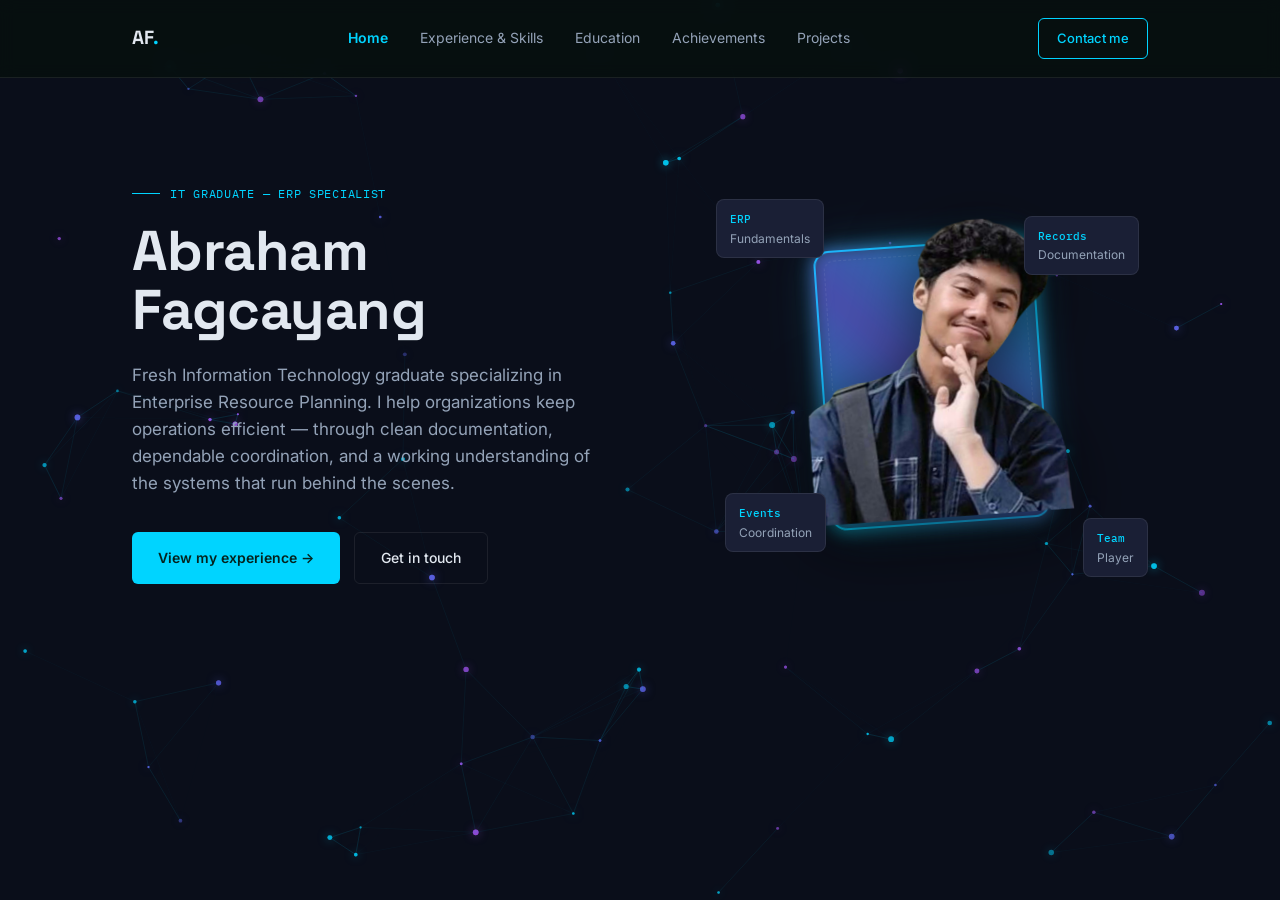
<file: index.html>
<!DOCTYPE html>
<html lang="en">
<head>
<meta charset="UTF-8">
<meta name="viewport" content="width=device-width, initial-scale=1.0">
<title>Portfolio — IT Graduate | ERP Specialist</title>
<link rel="preconnect" href="https://fonts.googleapis.com">
<link rel="preconnect" href="https://fonts.gstatic.com" crossorigin>
<link href="https://fonts.googleapis.com/css2?family=Space+Grotesk:wght@500;700&family=Inter:wght@400;500;600&family=IBM+Plex+Mono:wght@500&display=swap" rel="stylesheet">
<link rel="stylesheet" href="styles.css">
</head>
<body>

<canvas id="particle-canvas"></canvas>

<nav>
  <div class="wrap">
    <div class="logo">AF<span>.</span></div>
    <div class="navlinks">
      <a href="index.html" class="active">Home</a>
      <a href="experience-skills.html">Experience & Skills</a>
      <a href="education.html">Education</a>
      <a href="achievements.html">Achievements</a>
      <a href="projects.html">Projects</a>
    </div>
    <a href="contact.html" class="navcta">Contact me</a>
    <button class="hamburger" id="hamburgerBtn" aria-label="Open menu">
      <span></span><span></span><span></span>
    </button>
  </div>
  <div class="mobile-menu" id="mobileMenu">
    <a href="index.html" class="active">Home</a>
    <a href="experience-skills.html">Experience & Skills</a>
    <a href="education.html">Education</a>
    <a href="achievements.html">Achievements</a>
    <a href="projects.html">Projects</a>
  </div>
</nav>

<div class="main-content page-transition">
<section class="hero">
  <div class="wrap hero-grid">
    <div>
      <span class="mono eyebrow">IT Graduate — ERP Specialist</span>
      <h1>Abraham<br>Fagcayang</h1>
      <p class="lead">Fresh Information Technology graduate specializing in Enterprise Resource Planning. I help organizations keep operations efficient — through clean documentation, dependable coordination, and a working understanding of the systems that run behind the scenes.</p>
      <div class="hero-ctas">
        <a href="experience-skills.html" class="btn-primary">View my experience →</a>
        <a href="contact.html" class="btn-outline">Get in touch</a>
      </div>
    </div>
    <div class="photo-wrap">
      <div class="float-chip fc1"><b>ERP</b><br>Fundamentals</div>
      <div class="float-chip fc2"><b>Records</b><br>Documentation</div>
      <div class="float-chip fc3"><b>Events</b><br>Coordination</div>
      <div class="float-chip fc4"><b>Team</b><br>Player</div>
      <div class="photo-frame" id="photoFrame">
        <img src="assets/profile-picture.png" alt="Abraham Fagcayang" class="hero-photo">
      </div>
    </div>
  </div>
</section>
</div>

<script>
// Mobile menu toggle
document.getElementById('hamburgerBtn').addEventListener('click', function() {
  document.getElementById('mobileMenu').classList.toggle('open');
});

// Photo tilt effect
const photoFrame = document.getElementById('photoFrame');
if (photoFrame) {
  photoFrame.addEventListener('mousemove', function(e) {
    const rect = photoFrame.getBoundingClientRect();
    const x = e.clientX - rect.left;
    const y = e.clientY - rect.top;
    const centerX = rect.width / 2;
    const centerY = rect.height / 2;
    const rotateX = (y - centerY) / 20;
    const rotateY = (centerX - x) / 20;
    photoFrame.style.transform = `rotate(-4deg) rotateX(${rotateX}deg) rotateY(${rotateY}deg)`;
  });
  
  photoFrame.addEventListener('mouseleave', function() {
    photoFrame.style.transform = 'rotate(-4deg)';
  });
}
</script>
<script src="particles.js"></script>


</body>
</html>
</file>
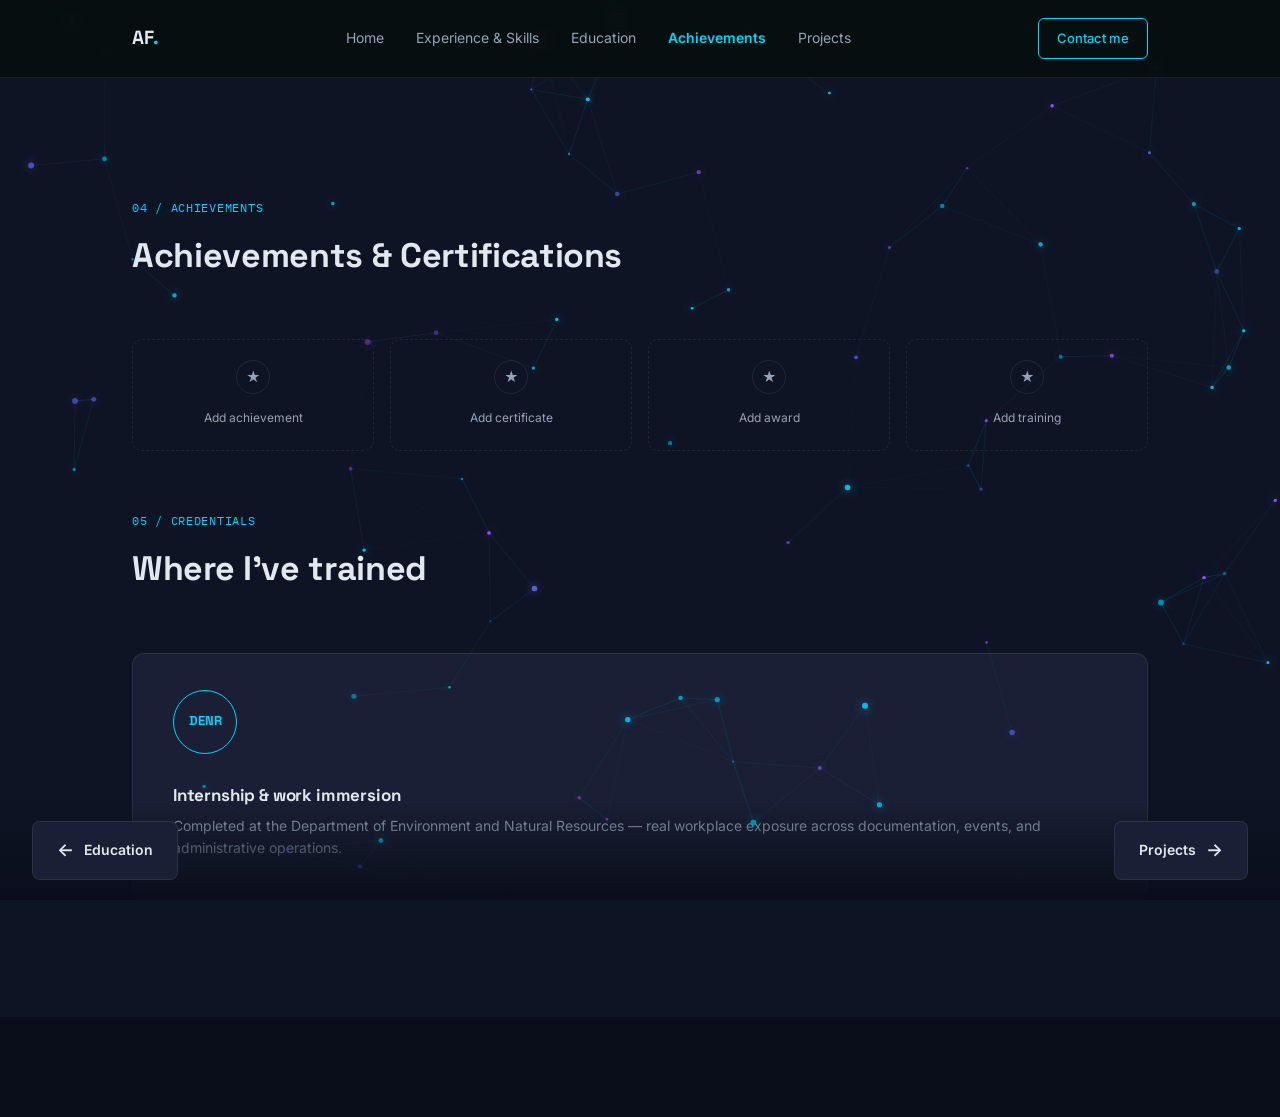
<file: achievements.html>
<!DOCTYPE html>
<html lang="en">
<head>
<meta charset="UTF-8">
<meta name="viewport" content="width=device-width, initial-scale=1.0">
<title>Achievements — Portfolio | IT Graduate | ERP Specialist</title>
<link rel="preconnect" href="https://fonts.googleapis.com">
<link rel="preconnect" href="https://fonts.gstatic.com" crossorigin>
<link href="https://fonts.googleapis.com/css2?family=Space+Grotesk:wght@500;700&family=Inter:wght@400;500;600&family=IBM+Plex+Mono:wght@500&display=swap" rel="stylesheet">
<link rel="stylesheet" href="styles.css">
</head>
<body>

<canvas id="particle-canvas"></canvas>

<nav>
  <div class="wrap">
    <div class="logo">AF<span>.</span></div>
    <div class="navlinks">
      <a href="index.html">Home</a>
      <a href="experience-skills.html">Experience & Skills</a>
      <a href="education.html">Education</a>
      <a href="achievements.html" class="active">Achievements</a>
      <a href="projects.html">Projects</a>
    </div>
    <a href="contact.html" class="navcta">Contact me</a>
    <button class="hamburger" id="hamburgerBtn" aria-label="Open menu">
      <span></span><span></span><span></span>
    </button>
  </div>
  <div class="mobile-menu" id="mobileMenu">
    <a href="index.html">Home</a>
    <a href="experience-skills.html">Experience & Skills</a>
    <a href="education.html">Education</a>
    <a href="achievements.html" class="active">Achievements</a>
    <a href="projects.html">Projects</a>
  </div>
</nav>

<div class="main-content page-transition">
<section style="background:var(--bg-alt);">
  <div class="wrap">
    <div class="section-head">
      <span class="mono section-tag">04 / Achievements</span>
      <h2>Achievements &amp; Certifications</h2>
    </div>

    <div class="ach-row">
      <div class="ach-card" onclick="alert('Add an achievement, certificate, or award.')">
        <div class="ach-badge">★</div>
        <span>Add achievement</span>
      </div>
      <div class="ach-card" onclick="alert('Add an achievement, certificate, or award.')">
        <div class="ach-badge">★</div>
        <span>Add certificate</span>
      </div>
      <div class="ach-card" onclick="alert('Add an achievement, certificate, or award.')">
        <div class="ach-badge">★</div>
        <span>Add award</span>
      </div>
      <div class="ach-card" onclick="alert('Add an achievement, certificate, or award.')">
        <div class="ach-badge">★</div>
        <span>Add training</span>
      </div>
    </div>

    <div class="section-head" style="margin-top: 60px;">
      <span class="mono section-tag">05 / Credentials</span>
      <h2>Where I've trained</h2>
    </div>
    <div class="proof-strip">
      <div class="proof-badge">DENR</div>
      <div>
        <h3>Internship &amp; work immersion</h3>
        <p>Completed at the Department of Environment and Natural Resources — real workplace exposure across documentation, events, and administrative operations.</p>
      </div>
    </div>
  </div>
</section>
</div>

<!-- Navigation Buttons - Previous and Next for Middle Pages -->
<div class="nav-buttons-container">
  <a href="education.html" class="nav-btn prev-btn">
    <span class="arrow">←</span>
    Education
  </a>
  <a href="projects.html" class="nav-btn">
    Projects
    <span class="arrow">→</span>
  </a>
</div>

<script>
// Mobile menu toggle
document.getElementById('hamburgerBtn').addEventListener('click', function() {
  document.getElementById('mobileMenu').classList.toggle('open');
});
</script>
<script src="particles.js"></script>

</body>
</html>
</file>
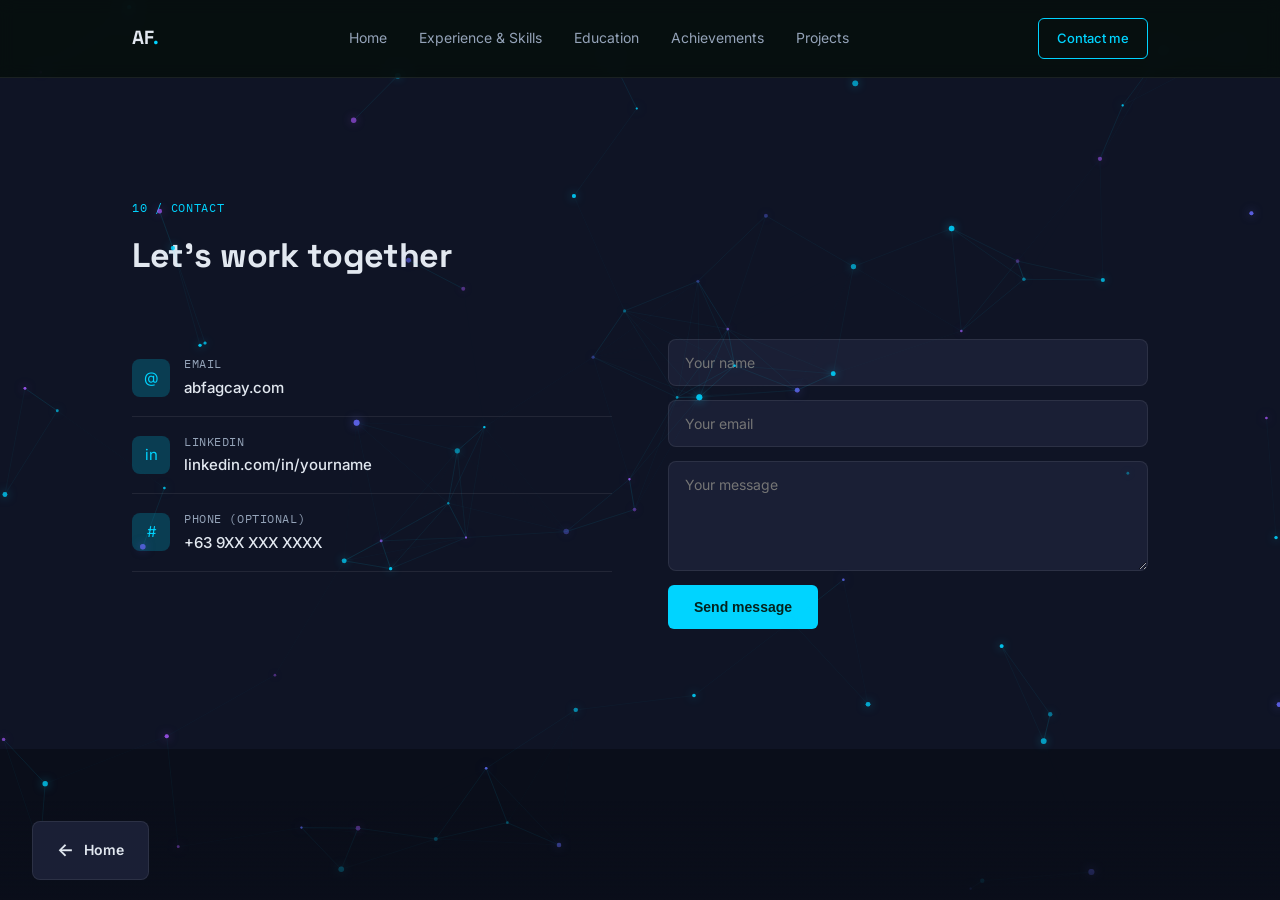
<file: contact.html>
<!DOCTYPE html>
<html lang="en">
<head>
<meta charset="UTF-8">
<meta name="viewport" content="width=device-width, initial-scale=1.0">
<title>Contact — Portfolio | IT Graduate | ERP Specialist</title>
<link rel="preconnect" href="https://fonts.googleapis.com">
<link rel="preconnect" href="https://fonts.gstatic.com" crossorigin>
<link href="https://fonts.googleapis.com/css2?family=Space+Grotesk:wght@500;700&family=Inter:wght@400;500;600&family=IBM+Plex+Mono:wght@500&display=swap" rel="stylesheet">
<link rel="stylesheet" href="styles.css">
</head>
<body>

<canvas id="particle-canvas"></canvas>

<nav>
  <div class="wrap">
    <div class="logo">AF<span>.</span></div>
    <div class="navlinks">
      <a href="index.html">Home</a>
      <a href="experience-skills.html">Experience & Skills</a>
      <a href="education.html">Education</a>
      <a href="achievements.html">Achievements</a>
      <a href="projects.html">Projects</a>
    </div>
    <a href="contact.html" class="navcta">Contact me</a>
    <button class="hamburger" id="hamburgerBtn" aria-label="Open menu">
      <span></span><span></span><span></span>
    </button>
  </div>
  <div class="mobile-menu" id="mobileMenu">
    <a href="index.html">Home</a>
    <a href="experience-skills.html">Experience & Skills</a>
    <a href="education.html">Education</a>
    <a href="achievements.html">Achievements</a>
    <a href="projects.html">Projects</a>
  </div>
</nav>

<div class="main-content page-transition">
<section id="contact" style="background:var(--bg-alt);">
  <div class="wrap">
    <div class="section-head">
      <span class="mono section-tag">10 / Contact</span>
      <h2>Let's work together</h2>
    </div>
    <div class="contact-grid">
      <ul class="contact-list">
        <li>
          <div class="ico">@</div>
          <div><div class="lbl">Email</div><div class="val">abfagcay.com</div></div>
        </li>
        <li>
          <div class="ico">in</div>
          <div><div class="lbl">LinkedIn</div><div class="val">linkedin.com/in/yourname</div></div>
        </li>
        <li>
          <div class="ico">#</div>
          <div><div class="lbl">Phone (optional)</div><div class="val">+63 9XX XXX XXXX</div></div>
        </li>
      </ul>
      <form onsubmit="event.preventDefault(); alert('Message ready — connect this form to your email service to receive it.');">
        <input type="text" placeholder="Your name" required>
        <input type="email" placeholder="Your email" required>
        <textarea placeholder="Your message" required></textarea>
        <button type="submit" class="send-btn">Send message</button>
      </form>
    </div>
  </div>
</section>
</div>

<!-- Navigation Buttons - Previous Only for Contact Page -->
<div class="nav-buttons-container">
  <a href="index.html" class="nav-btn prev-btn">
    <span class="arrow">←</span>
    Home
  </a>
  <div></div>
</div>

<script>
// Mobile menu toggle
document.getElementById('hamburgerBtn').addEventListener('click', function() {
  document.getElementById('mobileMenu').classList.toggle('open');
});
</script>
<script src="particles.js"></script>

</body>
</html>
</file>
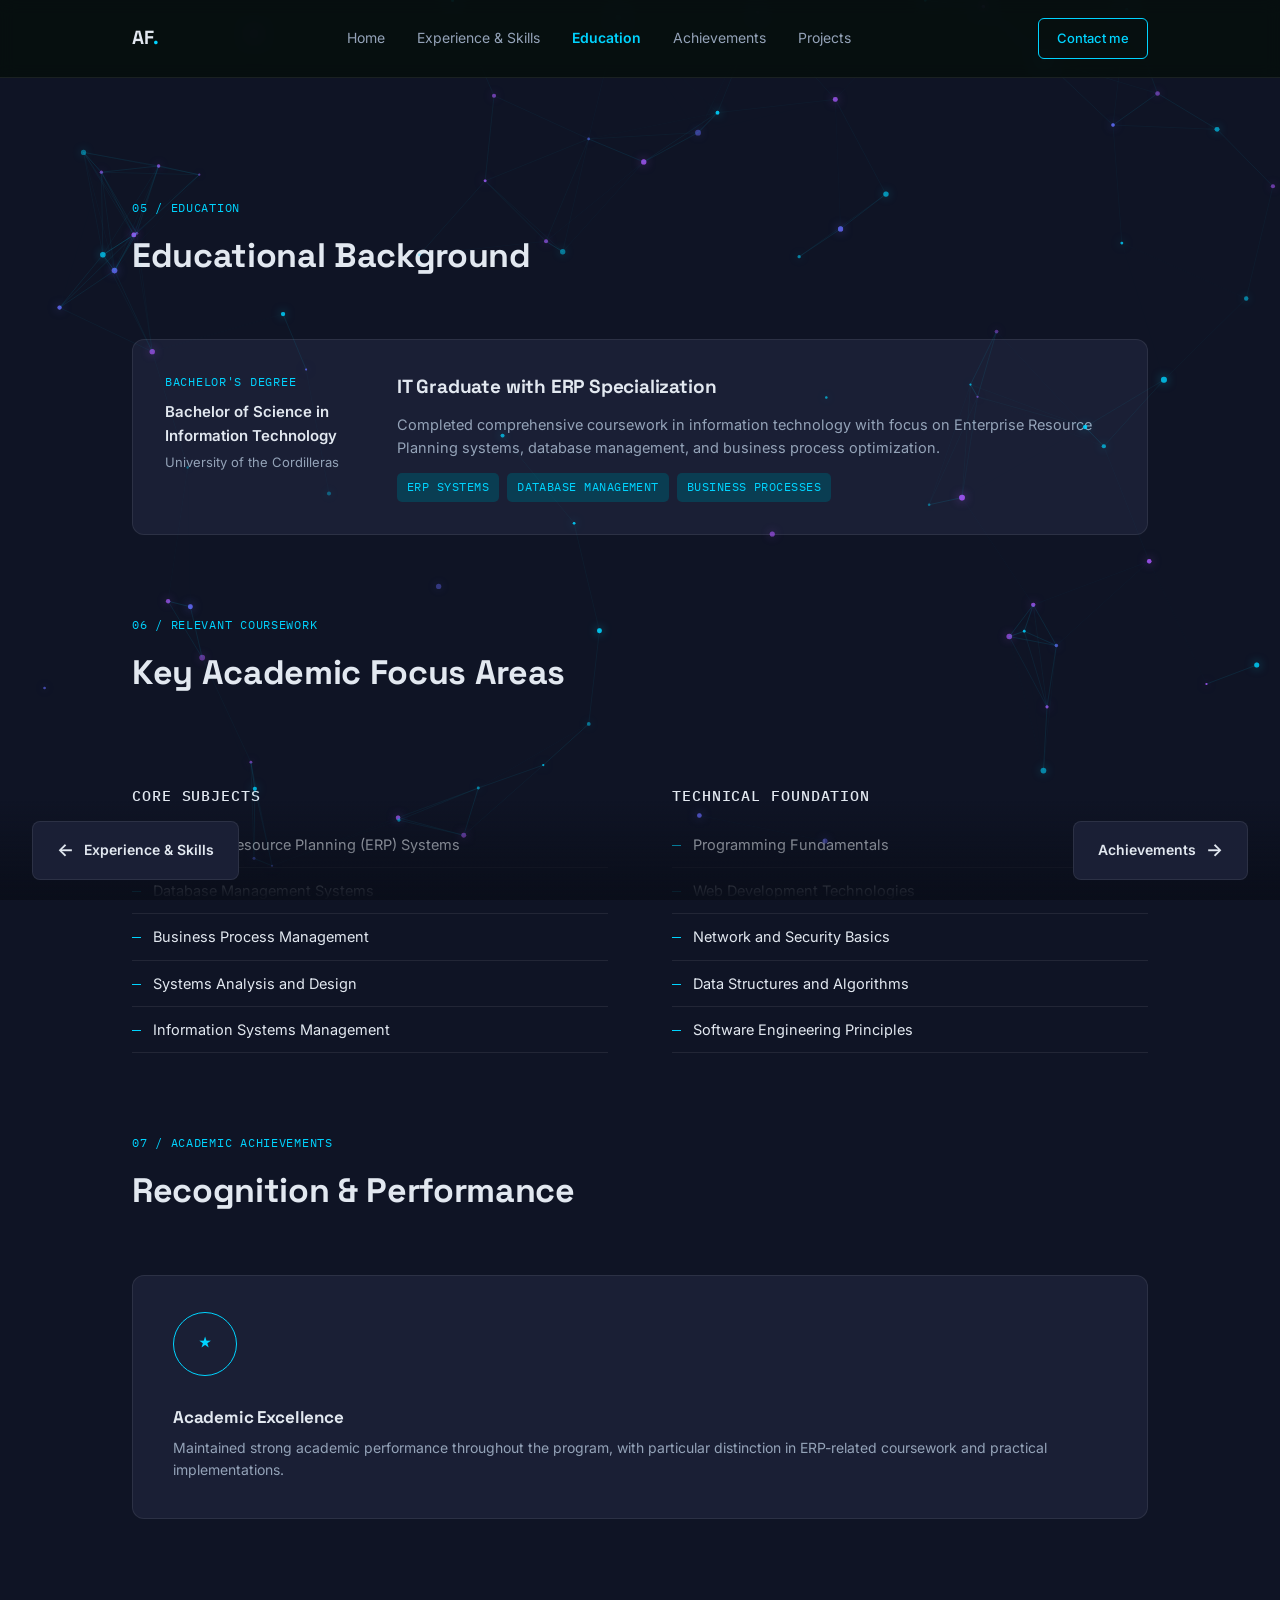
<file: education.html>
<!DOCTYPE html>
<html lang="en">
<head>
<meta charset="UTF-8">
<meta name="viewport" content="width=device-width, initial-scale=1.0">
<title>Education — Portfolio | IT Graduate | ERP Specialist</title>
<link rel="preconnect" href="https://fonts.googleapis.com">
<link rel="preconnect" href="https://fonts.gstatic.com" crossorigin>
<link href="https://fonts.googleapis.com/css2?family=Space+Grotesk:wght@500;700&family=Inter:wght@400;500;600&family=IBM+Plex+Mono:wght@500&display=swap" rel="stylesheet">
<link rel="stylesheet" href="styles.css">
</head>
<body>

<canvas id="particle-canvas"></canvas>

<nav>
  <div class="wrap">
    <div class="logo">AF<span>.</span></div>
    <div class="navlinks">
      <a href="index.html">Home</a>
      <a href="experience-skills.html">Experience & Skills</a>
      <a href="education.html" class="active">Education</a>
      <a href="achievements.html">Achievements</a>
      <a href="projects.html">Projects</a>
    </div>
    <a href="contact.html" class="navcta">Contact me</a>
    <button class="hamburger" id="hamburgerBtn" aria-label="Open menu">
      <span></span><span></span><span></span>
    </button>
  </div>
  <div class="mobile-menu" id="mobileMenu">
    <a href="index.html">Home</a>
    <a href="experience-skills.html">Experience & Skills</a>
    <a href="education.html" class="active">Education</a>
    <a href="achievements.html">Achievements</a>
    <a href="projects.html">Projects</a>
  </div>
</nav>

<div class="main-content page-transition">
<section style="background:var(--bg-alt);">
  <div class="wrap">
    <div class="section-head">
      <span class="mono section-tag">05 / Education</span>
      <h2>Educational Background</h2>
    </div>

    <div class="exp-card">
      <div class="exp-meta">
        <span class="mono">Bachelor's Degree</span>
        <div class="org">Bachelor of Science in Information Technology</div>
        <div class="place">University of the Cordilleras</div>
      </div>
      <div class="exp-body">
        <h3>IT Graduate with ERP Specialization</h3>
        <p>Completed comprehensive coursework in information technology with focus on Enterprise Resource Planning systems, database management, and business process optimization.</p>
        <div class="tag-row">
          <span class="tag">ERP Systems</span>
          <span class="tag">Database Management</span>
          <span class="tag">Business Processes</span>
        </div>
      </div>
    </div>

    <div class="section-head" style="margin-top: 80px;">
      <span class="mono section-tag">06 / Relevant Coursework</span>
      <h2>Key Academic Focus Areas</h2>
    </div>

    <div class="about-grid">
      <div>
        <h3>Core Subjects</h3>
        <ul class="skill-list">
          <li>Enterprise Resource Planning (ERP) Systems</li>
          <li>Database Management Systems</li>
          <li>Business Process Management</li>
          <li>Systems Analysis and Design</li>
          <li>Information Systems Management</li>
        </ul>
      </div>
      <div>
        <h3>Technical Foundation</h3>
        <ul class="skill-list">
          <li>Programming Fundamentals</li>
          <li>Web Development Technologies</li>
          <li>Network and Security Basics</li>
          <li>Data Structures and Algorithms</li>
          <li>Software Engineering Principles</li>
        </ul>
      </div>
    </div>

    <div class="section-head" style="margin-top: 80px;">
      <span class="mono section-tag">07 / Academic Achievements</span>
      <h2>Recognition & Performance</h2>
    </div>

    <div class="proof-strip">
      <div class="proof-badge">★</div>
      <div>
        <h3>Academic Excellence</h3>
        <p>Maintained strong academic performance throughout the program, with particular distinction in ERP-related coursework and practical implementations.</p>
      </div>
    </div>
  </div>
</section>
</div>

<!-- Navigation Buttons - Previous and Next for Middle Pages -->
<div class="nav-buttons-container">
  <a href="experience-skills.html" class="nav-btn prev-btn">
    <span class="arrow">←</span>
    Experience & Skills
  </a>
  <a href="achievements.html" class="nav-btn">
    Achievements
    <span class="arrow">→</span>
  </a>
</div>

<script>
// Mobile menu toggle
document.getElementById('hamburgerBtn').addEventListener('click', function() {
  document.getElementById('mobileMenu').classList.toggle('open');
});
</script>
<script src="particles.js"></script>

</body>
</html>
</file>
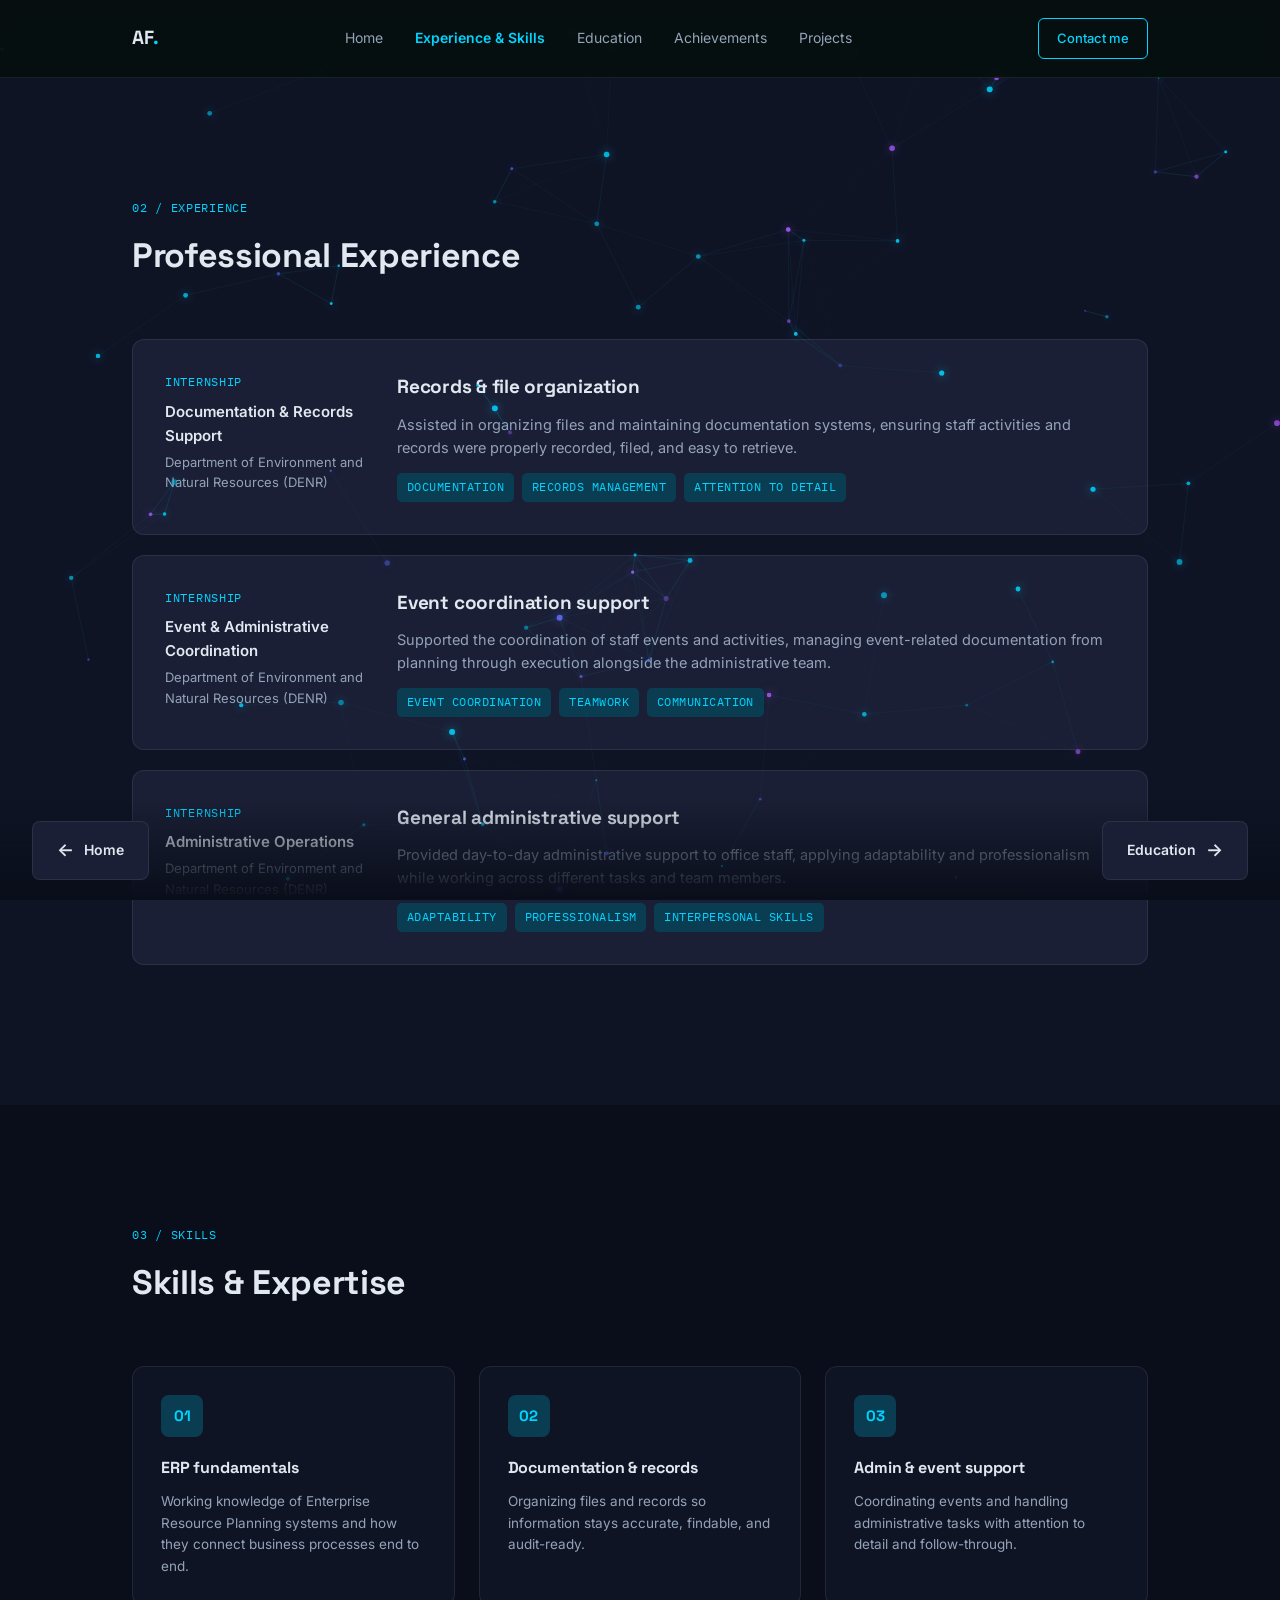
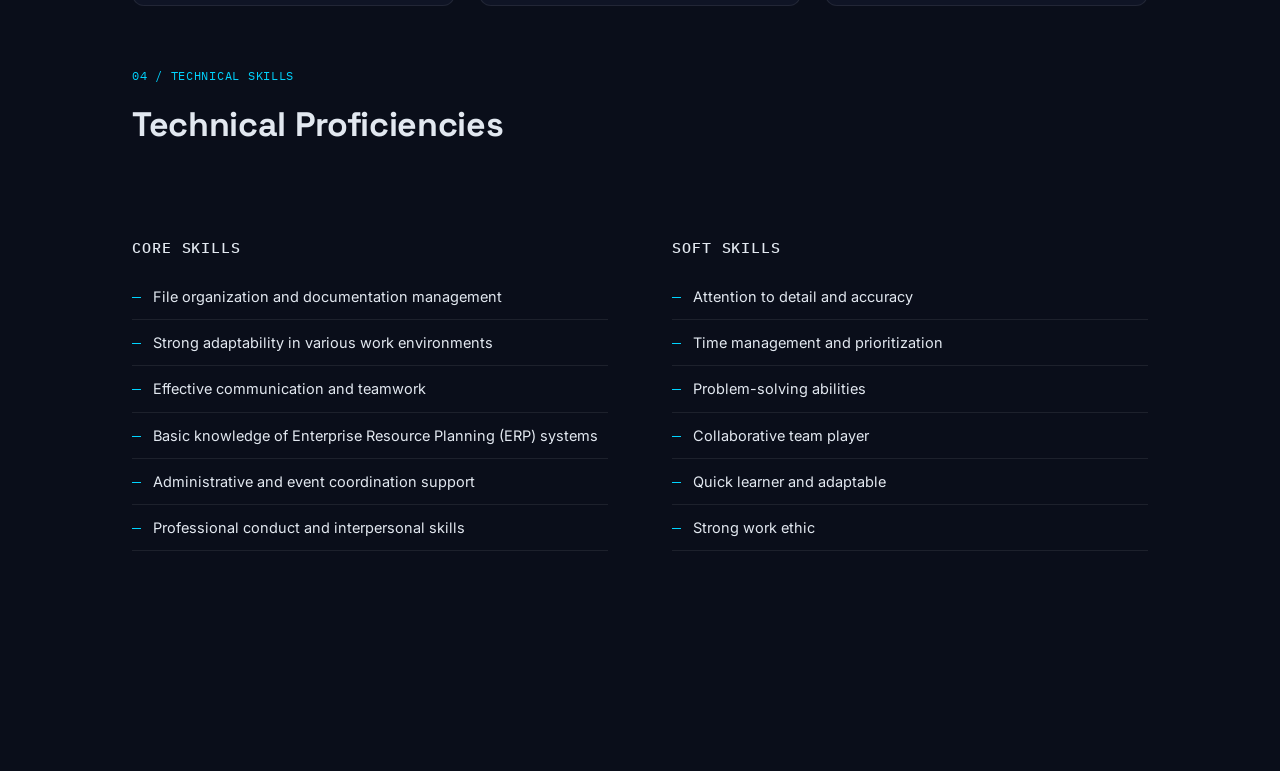
<file: experience-skills.html>
<!DOCTYPE html>
<html lang="en">
<head>
<meta charset="UTF-8">
<meta name="viewport" content="width=device-width, initial-scale=1.0">
<title>Experience & Skills — Portfolio | IT Graduate | ERP Specialist</title>
<link rel="preconnect" href="https://fonts.googleapis.com">
<link rel="preconnect" href="https://fonts.gstatic.com" crossorigin>
<link href="https://fonts.googleapis.com/css2?family=Space+Grotesk:wght@500;700&family=Inter:wght@400;500;600&family=IBM+Plex+Mono:wght@500&display=swap" rel="stylesheet">
<link rel="stylesheet" href="styles.css">
</head>
<body>

<canvas id="particle-canvas"></canvas>

<nav>
  <div class="wrap">
    <div class="logo">AF<span>.</span></div>
    <div class="navlinks">
      <a href="index.html">Home</a>
      <a href="experience-skills.html" class="active">Experience & Skills</a>
      <a href="education.html">Education</a>
      <a href="achievements.html">Achievements</a>
      <a href="projects.html">Projects</a>
    </div>
    <a href="contact.html" class="navcta">Contact me</a>
    <button class="hamburger" id="hamburgerBtn" aria-label="Open menu">
      <span></span><span></span><span></span>
    </button>
  </div>
  <div class="mobile-menu" id="mobileMenu">
    <a href="index.html">Home</a>
    <a href="experience-skills.html" class="active">Experience & Skills</a>
    <a href="education.html">Education</a>
    <a href="achievements.html">Achievements</a>
    <a href="projects.html">Projects</a>
  </div>
</nav>

<div class="main-content page-transition">
<section style="background:var(--bg-alt);">
  <div class="wrap">
    <div class="section-head">
      <span class="mono section-tag">02 / Experience</span>
      <h2>Professional Experience</h2>
    </div>

    <div class="exp-card">
      <div class="exp-meta">
        <span class="mono">Internship</span>
        <div class="org">Documentation &amp; Records Support</div>
        <div class="place">Department of Environment and Natural Resources (DENR)</div>
      </div>
      <div class="exp-body">
        <h3>Records &amp; file organization</h3>
        <p>Assisted in organizing files and maintaining documentation systems, ensuring staff activities and records were properly recorded, filed, and easy to retrieve.</p>
        <div class="tag-row">
          <span class="tag">Documentation</span>
          <span class="tag">Records management</span>
          <span class="tag">Attention to detail</span>
        </div>
      </div>
    </div>

    <div class="exp-card">
      <div class="exp-meta">
        <span class="mono">Internship</span>
        <div class="org">Event &amp; Administrative Coordination</div>
        <div class="place">Department of Environment and Natural Resources (DENR)</div>
      </div>
      <div class="exp-body">
        <h3>Event coordination support</h3>
        <p>Supported the coordination of staff events and activities, managing event-related documentation from planning through execution alongside the administrative team.</p>
        <div class="tag-row">
          <span class="tag">Event coordination</span>
          <span class="tag">Teamwork</span>
          <span class="tag">Communication</span>
        </div>
      </div>
    </div>

    <div class="exp-card">
      <div class="exp-meta">
        <span class="mono">Internship</span>
        <div class="org">Administrative Operations</div>
        <div class="place">Department of Environment and Natural Resources (DENR)</div>
      </div>
      <div class="exp-body">
        <h3>General administrative support</h3>
        <p>Provided day-to-day administrative support to office staff, applying adaptability and professionalism while working across different tasks and team members.</p>
        <div class="tag-row">
          <span class="tag">Adaptability</span>
          <span class="tag">Professionalism</span>
          <span class="tag">Interpersonal skills</span>
        </div>
      </div>
    </div>
  </div>
</section>

<section>
  <div class="wrap">
    <div class="section-head">
      <span class="mono section-tag">03 / Skills</span>
      <h2>Skills &amp; Expertise</h2>
    </div>

    <div class="services-grid">
      <div class="service-card">
        <div class="service-icon">01</div>
        <h3>ERP fundamentals</h3>
        <p>Working knowledge of Enterprise Resource Planning systems and how they connect business processes end to end.</p>
      </div>
      <div class="service-card">
        <div class="service-icon">02</div>
        <h3>Documentation &amp; records</h3>
        <p>Organizing files and records so information stays accurate, findable, and audit-ready.</p>
      </div>
      <div class="service-card">
        <div class="service-icon">03</div>
        <h3>Admin &amp; event support</h3>
        <p>Coordinating events and handling administrative tasks with attention to detail and follow-through.</p>
      </div>
    </div>

    <div class="section-head" style="margin-top: 60px;">
      <span class="mono section-tag">04 / Technical Skills</span>
      <h2>Technical Proficiencies</h2>
    </div>

    <div class="about-grid">
      <div>
        <h3>Core Skills</h3>
        <ul class="skill-list">
          <li>File organization and documentation management</li>
          <li>Strong adaptability in various work environments</li>
          <li>Effective communication and teamwork</li>
          <li>Basic knowledge of Enterprise Resource Planning (ERP) systems</li>
          <li>Administrative and event coordination support</li>
          <li>Professional conduct and interpersonal skills</li>
        </ul>
      </div>
      <div>
        <h3>Soft Skills</h3>
        <ul class="skill-list">
          <li>Attention to detail and accuracy</li>
          <li>Time management and prioritization</li>
          <li>Problem-solving abilities</li>
          <li>Collaborative team player</li>
          <li>Quick learner and adaptable</li>
          <li>Strong work ethic</li>
        </ul>
      </div>
    </div>
  </div>
</section>
</div>

<!-- Navigation Buttons - Previous and Next for Middle Pages -->
<div class="nav-buttons-container">
  <a href="index.html" class="nav-btn prev-btn">
    <span class="arrow">←</span>
    Home
  </a>
  <a href="education.html" class="nav-btn">
    Education
    <span class="arrow">→</span>
  </a>
</div>

<script>
// Mobile menu toggle
document.getElementById('hamburgerBtn').addEventListener('click', function() {
  document.getElementById('mobileMenu').classList.toggle('open');
});
</script>
<script src="particles.js"></script>

</body>
</html>
</file>
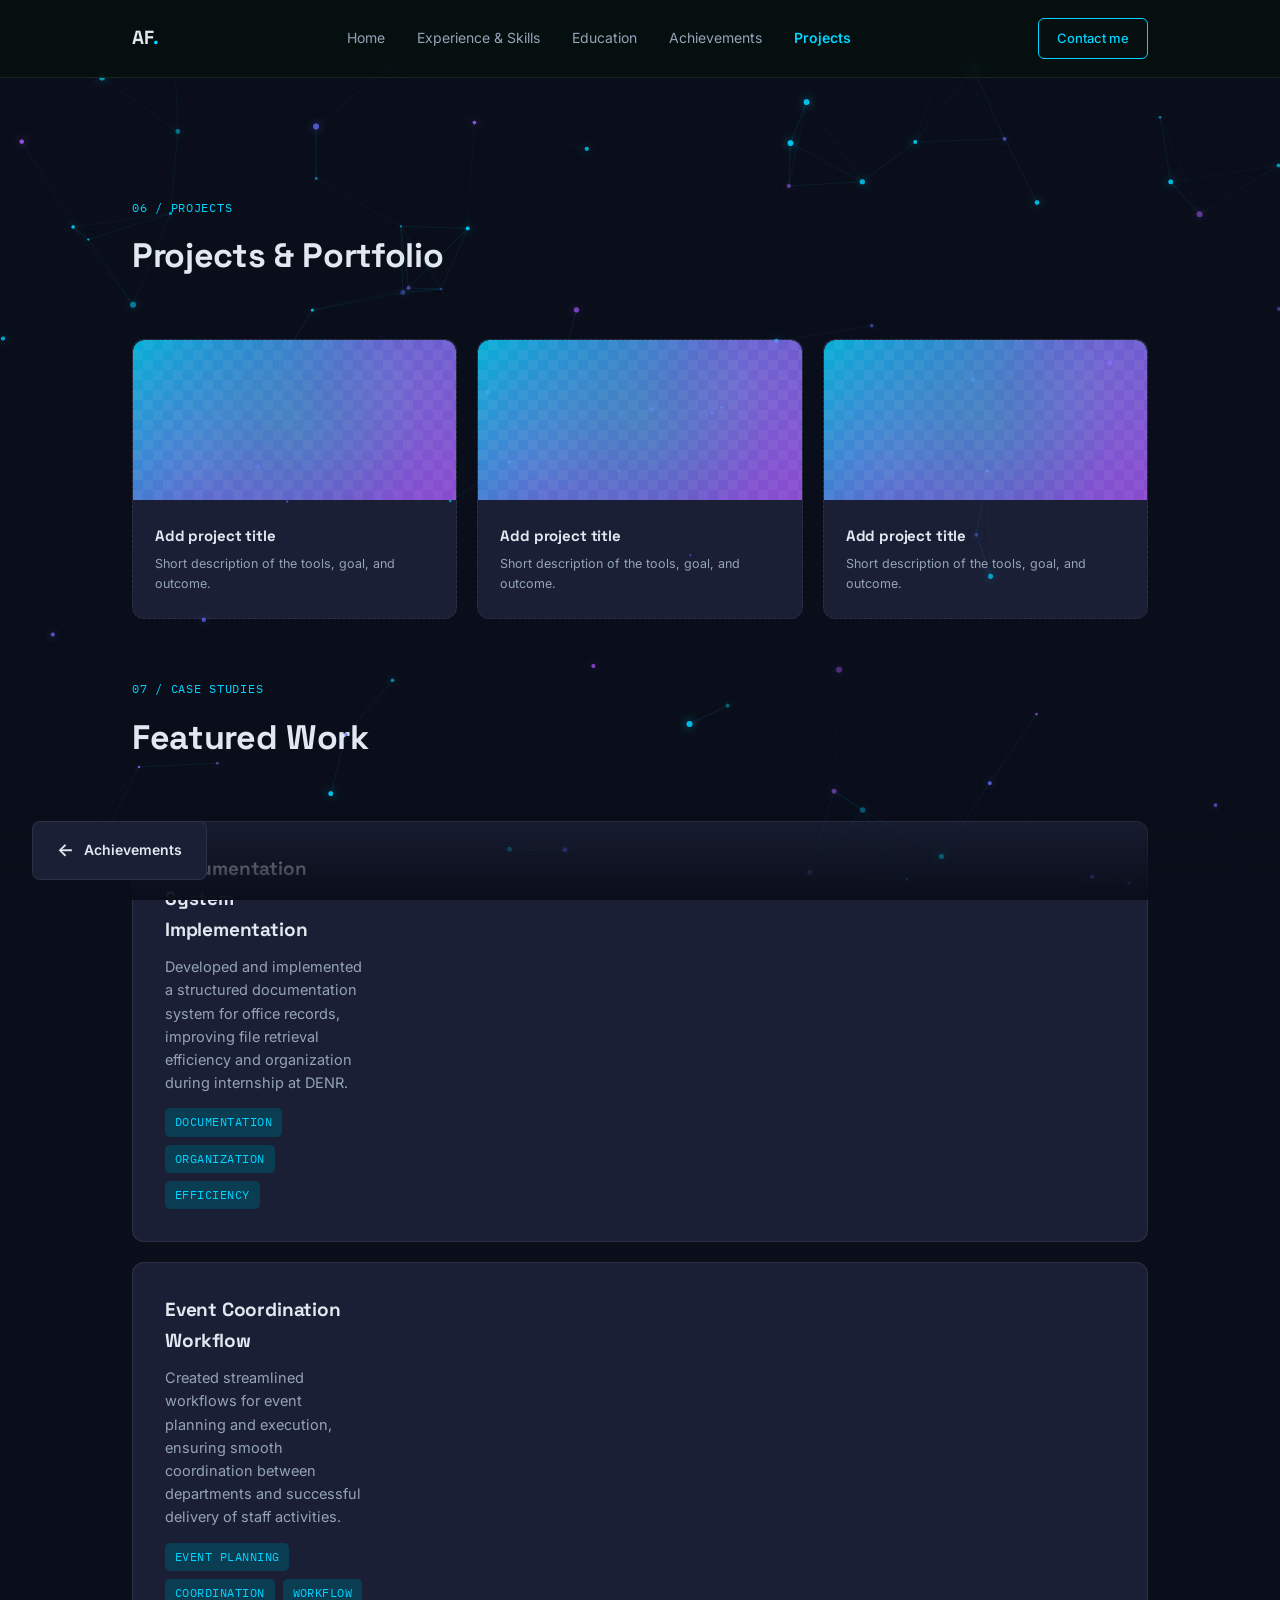
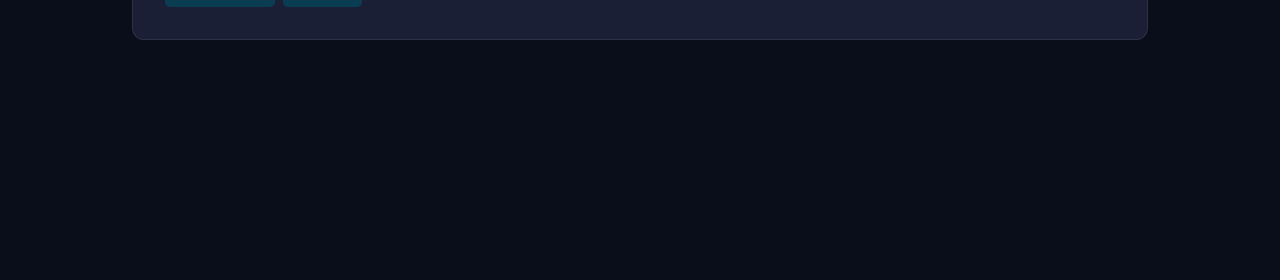
<file: projects.html>
<!DOCTYPE html>
<html lang="en">
<head>
<meta charset="UTF-8">
<meta name="viewport" content="width=device-width, initial-scale=1.0">
<title>Projects — Portfolio | IT Graduate | ERP Specialist</title>
<link rel="preconnect" href="https://fonts.googleapis.com">
<link rel="preconnect" href="https://fonts.gstatic.com" crossorigin>
<link href="https://fonts.googleapis.com/css2?family=Space+Grotesk:wght@500;700&family=Inter:wght@400;500;600&family=IBM+Plex+Mono:wght@500&display=swap" rel="stylesheet">
<link rel="stylesheet" href="styles.css">
</head>
<body>

<canvas id="particle-canvas"></canvas>

<nav>
  <div class="wrap">
    <div class="logo">AF<span>.</span></div>
    <div class="navlinks">
      <a href="index.html">Home</a>
      <a href="experience-skills.html">Experience & Skills</a>
      <a href="education.html">Education</a>
      <a href="achievements.html">Achievements</a>
      <a href="projects.html" class="active">Projects</a>
    </div>
    <a href="contact.html" class="navcta">Contact me</a>
    <button class="hamburger" id="hamburgerBtn" aria-label="Open menu">
      <span></span><span></span><span></span>
    </button>
  </div>
  <div class="mobile-menu" id="mobileMenu">
    <a href="index.html">Home</a>
    <a href="experience-skills.html">Experience & Skills</a>
    <a href="education.html">Education</a>
    <a href="achievements.html">Achievements</a>
    <a href="projects.html" class="active">Projects</a>
  </div>
</nav>

<div class="main-content page-transition">
<section id="projects">
  <div class="wrap">
    <div class="section-head">
      <span class="mono section-tag">06 / Projects</span>
      <h2>Projects &amp; Portfolio</h2>
    </div>

    <div class="proj-grid">
      <div class="proj-card" data-project="1">
        <div class="proj-image-placeholder">
          <div class="proj-gradient"></div>
          <div class="proj-pattern"></div>
          <div class="proj-glow"></div>
          <div class="proj-overlay">
            <span class="proj-label">Project Preview</span>
          </div>
        </div>
        <div class="proj-content">
          <h3>Add project title</h3>
          <p>Short description of the tools, goal, and outcome.</p>
        </div>
      </div>
      <div class="proj-card" data-project="2">
        <div class="proj-image-placeholder">
          <div class="proj-gradient"></div>
          <div class="proj-pattern"></div>
          <div class="proj-glow"></div>
          <div class="proj-overlay">
            <span class="proj-label">Project Preview</span>
          </div>
        </div>
        <div class="proj-content">
          <h3>Add project title</h3>
          <p>Short description of the tools, goal, and outcome.</p>
        </div>
      </div>
      <div class="proj-card" data-project="3">
        <div class="proj-image-placeholder">
          <div class="proj-gradient"></div>
          <div class="proj-pattern"></div>
          <div class="proj-glow"></div>
          <div class="proj-overlay">
            <span class="proj-label">Project Preview</span>
          </div>
        </div>
        <div class="proj-content">
          <h3>Add project title</h3>
          <p>Short description of the tools, goal, and outcome.</p>
        </div>
      </div>
    </div>

    <div class="section-head" style="margin-top: 60px;">
      <span class="mono section-tag">07 / Case Studies</span>
      <h2>Featured Work</h2>
    </div>

    <div class="exp-card">
      <div class="exp-body">
        <h3>Documentation System Implementation</h3>
        <p>Developed and implemented a structured documentation system for office records, improving file retrieval efficiency and organization during internship at DENR.</p>
        <div class="tag-row">
          <span class="tag">Documentation</span>
          <span class="tag">Organization</span>
          <span class="tag">Efficiency</span>
        </div>
      </div>
    </div>

    <div class="exp-card">
      <div class="exp-body">
        <h3>Event Coordination Workflow</h3>
        <p>Created streamlined workflows for event planning and execution, ensuring smooth coordination between departments and successful delivery of staff activities.</p>
        <div class="tag-row">
          <span class="tag">Event Planning</span>
          <span class="tag">Coordination</span>
          <span class="tag">Workflow</span>
        </div>
      </div>
    </div>
  </div>
</section>
</div>

<!-- Navigation Buttons - Previous Only for Projects Page (Last in flow) -->
<div class="nav-buttons-container">
  <a href="achievements.html" class="nav-btn prev-btn">
    <span class="arrow">←</span>
    Achievements
  </a>
  <div></div>
</div>

<script>
// Mobile menu toggle
document.getElementById('hamburgerBtn').addEventListener('click', function() {
  document.getElementById('mobileMenu').classList.toggle('open');
});

// Project card click interaction
document.querySelectorAll('.proj-card').forEach(card => {
  card.addEventListener('click', function() {
    // Remove active class from all cards
    document.querySelectorAll('.proj-card').forEach(c => c.classList.remove('active'));
    // Add active class to clicked card
    this.classList.add('active');
  });
});
</script>
<script src="particles.js"></script>

</body>
</html>
</file>
<file: styles.css>
:root{
  --bg: #0a0e1a;
  --bg-alt: #0f1425;
  --surface: #1a1f35;
  --surface-2: #232945;
  --teal: #00d4ff;
  --teal-dim: #0a3d52;
  --blue: #6366f1;
  --purple: #a855f7;
  --text: #e2e8f0;
  --text-muted: #94a3b8;
  --border: rgba(255,255,255,0.08);
  --radius: 10px;
}
*{box-sizing:border-box; margin:0; padding:0;}
html{scroll-behavior:smooth;}
body{
  background:var(--bg);
  color:var(--text);
  font-family:'Inter', sans-serif;
  line-height:1.6;
  overflow-x:hidden;
  min-height: 100vh;
  display: flex;
  flex-direction: column;
  position:relative;
}
#particle-canvas{
  position:fixed;
  top:0;
  left:0;
  width:100%;
  height:100%;
  pointer-events:none;
  z-index:0;
}

h1,h2,h3{font-family:'Space Grotesk', sans-serif; font-weight:700; letter-spacing:-0.01em;}
.mono{font-family:'IBM Plex Mono', monospace; letter-spacing:0.06em; text-transform:uppercase; font-size:12px;}
a{color:inherit; text-decoration:none;}
.wrap{max-width:1080px; margin:0 auto; padding:0 32px;}
section{padding:120px 0;}
@media (max-width:720px){ section{padding:72px 0;} .wrap{padding:0 20px;} }

/* NAV */
nav{
  position:sticky; top:0; z-index:50;
  background:rgba(7,16,15,0.85); backdrop-filter:blur(8px);
  border-bottom:1px solid var(--border);
}
nav .wrap{display:flex; align-items:center; justify-content:space-between; padding-top:18px; padding-bottom:18px;}
.logo{font-family:'Space Grotesk'; font-weight:700; font-size:19px;}
.logo span{color:var(--teal);}
.navlinks{display:flex; gap:32px; font-size:14px; color:var(--text-muted);}
.navlinks a:hover{color:var(--teal);}
.navlinks a.active{color:var(--teal); font-weight:600;}
.navcta{
  border:1px solid var(--teal); color:var(--teal); padding:9px 18px;
  border-radius:6px; font-size:13px; font-weight:500;
}
.navcta:hover{background:var(--teal); color:var(--bg);}
.hamburger{display:none; flex-direction:column; gap:5px; background:none; border:none; cursor:pointer; padding:6px;}
.hamburger span{width:22px; height:2px; background:var(--text);}
.mobile-menu{
  display:none; flex-direction:column; padding:8px 20px 20px; gap:4px;
  border-top:1px solid var(--border); background:var(--bg);
}
.mobile-menu.open{display:flex;}
.mobile-menu a{padding:12px 0; font-size:15px; color:var(--text-muted); border-bottom:1px solid var(--border);}
.mobile-menu a.active{color:var(--teal); font-weight:600;}
@media (max-width:720px){
  .navlinks{display:none;}
  .navcta{display:none;}
  .hamburger{display:flex;}
}

/* HERO */
.hero{padding-top:96px; padding-bottom:96px; position:relative;}
.hero-grid{display:grid; grid-template-columns:1.1fr 0.9fr; gap:56px; align-items:center;}
@media (max-width:860px){ .hero-grid{grid-template-columns:1fr;} }
.eyebrow{color:var(--teal); margin-bottom:18px; display:flex; align-items:center; gap:10px;}
.eyebrow::before{content:""; width:28px; height:1px; background:var(--teal); display:inline-block;}
.hero h1{font-size:56px; line-height:1.06; margin-bottom:22px;}
@media (max-width:720px){ .hero h1{font-size:36px;} }
.hero h1 .accent{color:var(--teal);}
.hero p.lead{color:var(--text-muted); font-size:17px; max-width:480px; margin-bottom:34px;}
.hero-ctas{display:flex; gap:14px; flex-wrap:wrap;}
.btn-primary{
  background:var(--teal); color:#04231E; padding:14px 26px; border-radius:6px;
  font-weight:600; font-size:14px; display:inline-flex; align-items:center; gap:8px;
}
.btn-primary:hover{background:#26e0ba;}
.btn-outline{
  border:1px solid var(--border); color:var(--text); padding:14px 26px; border-radius:6px;
  font-weight:500; font-size:14px;
}
.btn-outline:hover{border-color:var(--teal); color:var(--teal);}

/* HERO SYSTEM DIAGRAM (signature element) */
.erp-diagram{position:relative; height:400px;}
.erp-core{
  position:absolute; top:50%; left:50%; transform:translate(-50%,-50%);
  width:118px; height:118px; border-radius:50%;
  background:var(--surface-2); border:1px solid var(--teal);
  display:flex; align-items:center; justify-content:center; text-align:center;
  font-family:'Space Grotesk'; font-weight:700; font-size:14px; color:var(--teal);
  z-index:3;
}
.erp-node{
  position:absolute; width:118px; padding:12px 14px; border-radius:8px;
  background:var(--surface); border:1px solid var(--border);
  font-size:12.5px; color:var(--text-muted); z-index:2;
}
.erp-node b{display:block; color:var(--text); font-size:13px; font-weight:600; margin-bottom:2px;}
.erp-node.n1{top:6%; left:6%;}
.erp-node.n2{top:2%; right:2%;}
.erp-node.n3{bottom:14%; left:0%;}
.erp-node.n4{bottom:0%; right:10%;}
.erp-node.n5{top:42%; right:-4%;}
svg.lines{position:absolute; top:0; left:0; width:100%; height:100%; z-index:1;}
@media (max-width:860px){ .erp-diagram{height:320px; margin-top:24px;} .erp-node{width:98px; font-size:11px; padding:9px 10px;} .erp-core{width:96px; height:96px; font-size:12px;} }

/* PHOTO PLACEHOLDER (hero, interactive tilt) */
.photo-wrap{position:relative; height:420px; display:flex; align-items:center; justify-content:center;}
.photo-frame{
  position:relative; width:220px; height:280px; border-radius:16px;
  background:var(--surface-2); border:2px solid var(--teal);
  transform:rotate(-4deg); transition:transform .15s ease-out;
  display:flex; align-items:center; justify-content:center;
  will-change:transform; cursor:pointer;
  overflow:visible;
  box-shadow: 
    0 0 20px rgba(31, 203, 168, 0.3),
    0 0 40px rgba(62, 124, 214, 0.2),
    0 0 60px rgba(31, 203, 168, 0.1),
    inset 0 0 20px rgba(31, 203, 168, 0.1);
}
.photo-frame::before{
  content:""; position:absolute; inset:8px; border:1px dashed var(--border); border-radius:10px;
}
.photo-frame::after{
  content:""; position:absolute; inset:-3px; border-radius:18px;
  background: linear-gradient(45deg, var(--teal), var(--blue), var(--teal));
  z-index:-1;
  opacity:0.6;
  filter:blur(8px);
  animation:neonGlow 3s ease-in-out infinite alternate;
}
@keyframes neonGlow{
  0%{ opacity:0.4; filter:blur(6px); }
  100%{ opacity:0.8; filter:blur(12px); }
}
.hero-photo{
  width:140%; height:140%;
  object-fit:contain;
  object-position:center;
  position:absolute;
  top:45%; left:55%;
  transform:translate(-50%, -50%);
  filter:drop-shadow(0 20px 40px rgba(0,0,0,0.4)) drop-shadow(0 10px 20px rgba(0,0,0,0.3));
  z-index:10;
  transition:transform 0.3s ease, filter 0.3s ease;
}
.photo-frame:hover .hero-photo{
  transform:translate(-50%, -50%) scale(1.05);
  filter:drop-shadow(0 25px 50px rgba(0,0,0,0.5)) drop-shadow(0 15px 30px rgba(0,0,0,0.4));
}
.photo-inner{text-align:center; color:var(--text-muted); padding:0 24px;}
.photo-inner .cam{
  width:52px; height:52px; border-radius:50%; border:1px solid var(--teal); color:var(--teal);
  display:flex; align-items:center; justify-content:center; margin:0 auto 14px; font-size:20px;
}
.photo-inner p{font-size:13px; line-height:1.5;}
.photo-inner .small{font-size:11px; margin-top:4px; color:var(--text-muted); opacity:.75;}
.float-chip{
  position:absolute; background:var(--surface); border:1px solid var(--border); border-radius:8px;
  padding:9px 13px; font-size:12px; color:var(--text-muted); z-index:2; pointer-events:none;
}
.float-chip b{color:var(--teal); font-family:'IBM Plex Mono'; font-weight:500; font-size:11px;}
.fc1{top:6%; left:0%;}
.fc2{top:10%; right:2%;}
.fc3{bottom:10%; left:2%;}
.fc4{bottom:4%; right:0%;}
.hand-cue{
  position:absolute; bottom:-8px; right:14%; font-size:22px; color:var(--teal);
  animation:pokeMove 2.6s ease-in-out infinite; z-index:3; pointer-events:none;
}
@keyframes pokeMove{
  0%,100%{ transform:translate(0,0) rotate(0deg); }
  30%{ transform:translate(-6px,-6px) rotate(-8deg); }
  60%{ transform:translate(2px,-2px) rotate(4deg); }
}
@media (max-width:860px){
  .photo-wrap{height:340px; margin-top:12px;}
  .photo-frame{width:180px; height:240px;}
  .hero-photo{width:120%; height:120%;}
  .float-chip{font-size:11px; padding:7px 10px;}
}

/* SECTION HEADERS */
.section-head{margin-bottom:56px;}
.section-tag{color:var(--teal); margin-bottom:12px; display:block;}
.section-head h2{font-size:34px;}
@media (max-width:720px){ .section-head h2{font-size:26px;} }

/* ABOUT */
.about-grid{display:grid; grid-template-columns:1fr 1fr; gap:64px;}
@media (max-width:860px){ .about-grid{grid-template-columns:1fr; gap:36px;} }
.about-grid p{color:var(--text-muted); margin-bottom:16px; font-size:15.5px;}
.about-grid h3{font-size:15px; color:var(--text); margin:28px 0 14px; font-family:'IBM Plex Mono'; text-transform:uppercase; letter-spacing:0.06em; font-weight:500;}
.skill-list{list-style:none;}
.skill-list li{
  display:flex; align-items:baseline; gap:12px; padding:11px 0;
  border-bottom:1px solid var(--border); font-size:14.5px; color:var(--text);
}
.skill-list li::before{content:"—"; color:var(--teal); font-family:'IBM Plex Mono';}

/* EXPERIENCE */
.exp-card{
  background:var(--surface); border:1px solid var(--border); border-radius:12px;
  padding:32px; margin-bottom:20px; display:grid; grid-template-columns:200px 1fr; gap:32px;
}
@media (max-width:720px){ .exp-card{grid-template-columns:1fr; gap:14px; padding:24px;} }
.exp-meta .mono{color:var(--teal); margin-bottom:8px; display:block;}
.exp-meta .org{font-size:15px; font-weight:600; color:var(--text);}
.exp-meta .place{font-size:13px; color:var(--text-muted); margin-top:4px;}
.exp-body h3{font-size:19px; font-family:'Space Grotesk'; margin-bottom:10px;}
.exp-body p{color:var(--text-muted); font-size:14.5px; margin-bottom:14px;}
.tag-row{display:flex; flex-wrap:wrap; gap:8px;}
.tag{
  font-size:11.5px; font-family:'IBM Plex Mono'; padding:5px 10px; border-radius:5px;
  background:var(--teal-dim); color:var(--teal); text-transform:uppercase; letter-spacing:0.04em;
}

/* SERVICES */
.services-grid{display:grid; grid-template-columns:repeat(3,1fr); gap:24px;}
@media (max-width:860px){ .services-grid{grid-template-columns:1fr; } }
.service-card{
  border:1px solid var(--border); border-radius:12px; padding:28px; background:var(--bg-alt);
  transition:border-color .2s;
}
.service-card:hover{border-color:var(--teal);}
.service-icon{
  width:42px; height:42px; border-radius:8px; background:var(--teal-dim); color:var(--teal);
  display:flex; align-items:center; justify-content:center; font-family:'Space Grotesk'; font-weight:700; margin-bottom:18px; font-size:15px;
}
.service-card h3{font-size:16px; margin-bottom:10px;}
.service-card p{color:var(--text-muted); font-size:13.5px;}

/* PROJECTS & ACHIEVEMENTS (placeholders) */
.proj-grid{display:grid; grid-template-columns:repeat(3,1fr); gap:20px; margin-bottom:44px;}
@media (max-width:860px){ 
  .proj-grid{grid-template-columns:1fr;} 
  .proj-image-placeholder{ height:140px; }
}
.proj-card{
  border:1.5px dashed var(--border); border-radius:12px; padding:0; min-height:280px;
  display:flex; flex-direction:column; overflow:hidden;
  transition:border-color .18s ease, transform .3s ease, box-shadow .3s ease; cursor:pointer; background:var(--surface);
}
.proj-image-placeholder{
  position:relative;
  width:100%;
  height:160px;
  overflow:hidden;
  border-radius:12px 12px 0 0;
}
.proj-gradient{
  position:absolute;
  inset:0;
  background: linear-gradient(135deg, var(--teal) 0%, var(--blue) 50%, #a855f7 100%);
  opacity:0.8;
}
.proj-pattern{
  position:absolute;
  inset:0;
  background-image: 
    radial-gradient(circle at 20% 80%, rgba(255,255,255,0.1) 0%, transparent 50%),
    radial-gradient(circle at 80% 20%, rgba(255,255,255,0.1) 0%, transparent 50%),
    linear-gradient(45deg, rgba(255,255,255,0.05) 25%, transparent 25%, transparent 75%, rgba(255,255,255,0.05) 75%),
    linear-gradient(45deg, rgba(255,255,255,0.05) 25%, transparent 25%, transparent 75%, rgba(255,255,255,0.05) 75%);
  background-size: 100% 100%, 100% 100%, 20px 20px, 20px 20px;
  background-position: 0 0, 0 0, 0 0, 10px 10px;
  animation:patternShift 8s ease-in-out infinite;
}
@keyframes patternShift{
  0%, 100%{ background-position: 0 0, 0 0, 0 0, 10px 10px; }
  50%{ background-position: 0 0, 0 0, 10px 10px, 0 0; }
}
.proj-glow{
  position:absolute;
  inset:0;
  background: radial-gradient(circle at 50% 50%, rgba(31, 203, 168, 0.3) 0%, transparent 70%);
  animation:glowPulse 3s ease-in-out infinite;
}
@keyframes glowPulse{
  0%, 100%{ opacity:0.5; }
  50%{ opacity:1; }
}
.proj-overlay{
  position:absolute;
  inset:0;
  display:flex;
  align-items:center;
  justify-content:center;
  background: rgba(0,0,0,0.3);
  backdrop-filter: blur(2px);
  opacity:0;
  transition:opacity 0.3s ease;
}
.proj-label{
  font-family:'IBM Plex Mono';
  font-size:11px;
  color:var(--text);
  text-transform:uppercase;
  letter-spacing:0.1em;
  padding:8px 16px;
  background: rgba(31, 203, 168, 0.2);
  border:1px solid rgba(31, 203, 168, 0.5);
  border-radius:20px;
}
.proj-content{
  padding:20px 22px;
  flex:1;
  display:flex;
  flex-direction:column;
  justify-content:center;
}
.proj-card:hover{ border-color:rgba(31, 203, 168, 0.4); }
.proj-card:hover .proj-overlay{ opacity:1; }
.proj-card.active{
  border-color:var(--teal);
  border-style:solid;
  transform:translateY(-6px) scale(1.02);
  box-shadow:0 12px 30px rgba(31, 203, 168, 0.2), 0 6px 15px rgba(0,0,0,0.3);
}
.proj-card.active .proj-overlay{ opacity:1; }
.proj-card.active .proj-label{
  background: rgba(31, 203, 168, 0.4);
  border-color:var(--teal);
}
.proj-card h3{font-size:15px; margin-bottom:6px; color:var(--text);}
.proj-card p{font-size:12.5px; color:var(--text-muted);}
.ach-row{display:grid; grid-template-columns:repeat(4,1fr); gap:16px;}
@media (max-width:720px){ .ach-row{grid-template-columns:repeat(2,1fr);} }
.ach-card{
  border:1.5px dashed var(--border); border-radius:10px; padding:20px 14px; text-align:center;
  transition:border-color .18s ease, transform .18s ease; cursor:pointer;
}
.ach-card:hover, .ach-card:active{ border-color:var(--teal); border-style:solid; transform:translateY(-3px); }
.ach-badge{
  width:34px; height:34px; border-radius:50%; border:1px solid var(--border); color:var(--text-muted);
  display:flex; align-items:center; justify-content:center; margin:0 auto 10px; font-size:14px;
}
.ach-card:hover .ach-badge{ border-color:var(--teal); color:var(--teal); }
.ach-card span{font-size:12px; color:var(--text-muted);}

/* SOCIAL PROOF */
.proof-strip{
  border:1px solid var(--border); border-radius:12px; padding:36px 40px; background:var(--surface);
  display:flex; align-items:center; gap:28px; flex-wrap:wrap;
}
.proof-badge{
  width:64px; height:64px; border-radius:50%; border:1px solid var(--teal); color:var(--teal);
  display:flex; align-items:center; justify-content:center; font-family:'Space Grotesk'; font-weight:700; font-size:13px; text-align:center; flex-shrink:0;
}
.proof-strip h3{font-size:17px; margin-bottom:6px;}
.proof-strip p{color:var(--text-muted); font-size:14px;}

/* CONTACT */
.contact-grid{display:grid; grid-template-columns:1fr 1fr; gap:56px; align-items:start;}
@media (max-width:860px){ .contact-grid{grid-template-columns:1fr; gap:32px;} }
.contact-list{list-style:none;}
.contact-list li{
  display:flex; align-items:center; gap:14px; padding:16px 0; border-bottom:1px solid var(--border);
}
.contact-list .ico{
  width:38px; height:38px; border-radius:8px; background:var(--teal-dim); color:var(--teal);
  display:flex; align-items:center; justify-content:center; font-size:15px; flex-shrink:0;
}
.contact-list .lbl{font-size:11.5px; color:var(--text-muted); font-family:'IBM Plex Mono'; text-transform:uppercase; letter-spacing:0.05em; margin-bottom:2px;}
.contact-list .val{font-size:15px; font-weight:500;}
form{display:flex; flex-direction:column; gap:14px;}
input,textarea{
  background:var(--surface); border:1px solid var(--border); border-radius:8px;
  padding:14px 16px; color:var(--text); font-family:'Inter'; font-size:14px; width:100%;
}
input:focus,textarea:focus{outline:none; border-color:var(--teal);}
textarea{resize:vertical; min-height:110px;}
.send-btn{
  background:var(--teal); color:#04231E; border:none; padding:14px 26px; border-radius:6px;
  font-weight:600; font-size:14px; cursor:pointer; align-self:flex-start;
}
.send-btn:hover{background:#26e0ba;}

/* NAVIGATION BUTTONS */
.nav-buttons-container{
  position:fixed; bottom:0; left:0; right:0;
  padding:20px 32px;
  background:linear-gradient(to top, var(--bg) 0%, transparent 100%);
  display:flex; justify-content:space-between; align-items:center;
  z-index:100;
}
@media (max-width:720px){ .nav-buttons-container{padding:16px 20px;} }

.nav-btn{
  display:flex; align-items:center; gap:10px;
  background:var(--surface); border:1px solid var(--border);
  color:var(--text); padding:14px 24px; border-radius:8px;
  font-weight:600; font-size:14px; cursor:pointer;
  transition:all 0.3s cubic-bezier(0.4, 0, 0.2, 1);
  position:relative; overflow:hidden;
  font-family:'Inter', sans-serif;
}
.nav-btn::before{
  content:""; position:absolute; top:50%; left:50%;
  width:0; height:0; border-radius:50%;
  background:var(--teal); opacity:0.1;
  transform:translate(-50%, -50%);
  transition:width 0.6s ease, height 0.6s ease;
}
.nav-btn:hover::before{
  width:300px; height:300px;
}
.nav-btn:hover{
  border-color:var(--teal);
  color:var(--teal);
  transform:translateY(-2px);
  box-shadow:0 8px 25px rgba(31, 203, 168, 0.15);
}
.nav-btn:active{
  transform:translateY(0) scale(0.98);
}
.nav-btn .arrow{
  font-size:18px; transition:transform 0.3s ease;
}
.nav-btn:hover .arrow{
  transform:translateX(4px);
}
.nav-btn.prev-btn:hover .arrow{
  transform:translateX(-4px);
}
.nav-btn:focus{
  outline:none;
  box-shadow:0 0 0 3px rgba(31, 203, 168, 0.3);
}

/* Page transition animation */
.page-transition{
  animation:fadeIn 0.5s ease-out;
}
@keyframes fadeIn{
  from{
    opacity:0;
    transform:translateY(20px);
  }
  to{
    opacity:1;
    transform:translateY(0);
  }
}

/* Main content wrapper to account for fixed nav buttons */
.main-content{
  padding-bottom:100px;
  flex:1;
}

footer{border-top:1px solid var(--border); padding:32px 0; text-align:center; color:var(--text-muted); font-size:13px;}
</file>
